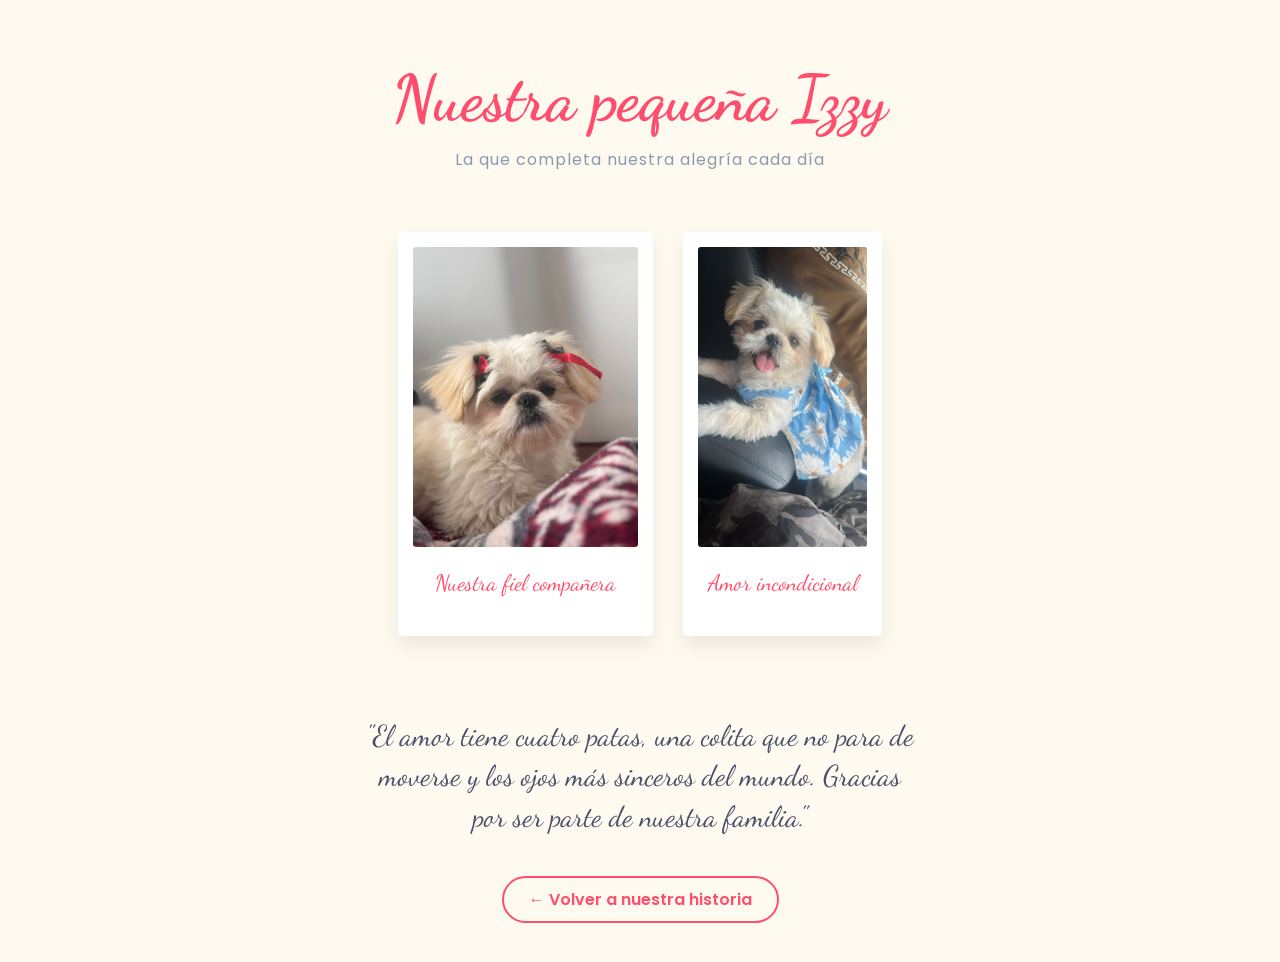
<file: izzy.html>
<!DOCTYPE html>
<html lang="es">
<head>
    <meta charset="UTF-8">
    <meta name="viewport" content="width=device-width, initial-scale=1.0">
    <title>El rincón de Izzy 🐾</title>
    <link rel="stylesheet" href="estilos.css">
    <link href="https://fonts.googleapis.com/css2?family=Dancing+Script:wght@600&family=Poppins:wght@300;400;600&display=swap" rel="stylesheet">
</head>
<body class="izzy-page">

    <div id="heart-container"></div> <header class="izzy-header">
        <h1 class="main-title">Nuestra pequeña Izzy</h1>
        <p class="izzy-subtitle">La que completa nuestra alegría cada día</p>
    </header>

    <main class="izzy-gallery">
        <div class="izzy-photos-container">
            <div class="photo-card visible">
                <img src="images/izzy1.jpg" alt="Izzy siendo linda">
                <p>Nuestra fiel compañera</p>
            </div>
            <div class="photo-card visible">
                <img src="images/izzy2.jpg" alt="Izzy con nosotros">
                <p>Amor incondicional</p>
            </div>
        </div>

        <div class="izzy-quote-box">
            <p class="izzy-phrase">
                "El amor tiene cuatro patas, una colita que no para de moverse y los ojos más sinceros del mundo. Gracias por ser parte de nuestra familia."
            </p>
        </div>

        <div class="back-container">
            <a href="index.html" class="back-btn">← Volver a nuestra historia</a>
        </div>
    </main>

    <script src="efectos.js"></script>
</body>
</html>
</file>
<file: estilos.css>
:root {
    --bg-color: #fff5f5;
    --accent: #ff4d6d;
    --text: #4a4e69;
}

* { margin: 0; padding: 0; box-sizing: border-box; scroll-behavior: smooth; }

body {
    background-color: var(--bg-color);
    font-family: 'Poppins', sans-serif;
    color: var(--text);
    overflow-x: hidden;
}

.main-title {
    font-family: 'Dancing Script', cursive;
    font-size: 4rem;
    color: var(--accent);
    margin-bottom: 10px;
}

.hero {
    height: 100vh;
    display: flex;
    flex-direction: column;
    justify-content: center;
    align-items: center;
    text-align: center;
    background: radial-gradient(circle, #ffffff 0%, #ffe3e3 100%);
}

/* Grilla de fotos */
.photo-grid {
    display: grid;
    grid-template-columns: repeat(auto-fit, minmax(300px, 1fr));
    gap: 40px;
    padding: 50px 10%;
    max-width: 1400px;
    margin: 0 auto;
}

/* Estilo de cada tarjeta de foto */
.photo-card {
    background: white;
    padding: 15px;
    padding-bottom: 40px; /* Espacio para el texto tipo Polaroid */
    box-shadow: 0 10px 20px rgba(0,0,0,0.08);
    border-radius: 5px;
    opacity: 0;
    transform: translateY(50px) rotate(2deg);
    transition: all 0.8s ease-out;
}

.photo-card.visible {
    opacity: 1;
    transform: translateY(0) rotate(0deg);
}

.photo-card img {
    width: 100%;
    height: 300px;
    object-fit: cover;
    border-radius: 3px;
    margin-bottom: 15px;
}

.photo-card p {
    font-family: 'Dancing Script', cursive;
    font-size: 1.4rem;
    text-align: center;
    color: var(--accent);
}

/* Contador */
.timer { display: flex; gap: 15px; margin: 20px 0; }
.timer-segment { background: white; padding: 10px; border-radius: 12px; min-width: 70px; box-shadow: 0 5px 15px rgba(0,0,0,0.05); }
.timer-segment span { font-size: 1.8rem; font-weight: bold; color: var(--accent); }

/* Corazones */
.heart { position: fixed; top: -20px; color: var(--accent); z-index: -1; animation: fall linear forwards; }
@keyframes fall { to { transform: translateY(110vh); } }

.video-container { text-align: center; padding: 100px 20px; }
.video-box video { width: 100%; max-width: 800px; border-radius: 20px; box-shadow: 0 20px 40px rgba(0,0,0,0.2); }
/* Estilos extra para el Header mejorado */
.date-highlight {
    margin: 20px 0;
    padding: 15px;
    border-top: 1px solid rgba(255, 77, 109, 0.3);
    border-bottom: 1px solid rgba(255, 77, 109, 0.3);
}

.start-date {
    font-size: 1.8rem;
    font-weight: 600;
    color: var(--accent);
    margin-bottom: 5px;
}

.date-phrase {
    font-style: italic;
    font-size: 1.1rem;
    color: #666;
}

/* Sección del Poema Estilo Carta */
.intro-poem-section {
    display: flex;
    justify-content: center;
    padding: 80px 20px;
    background: #fff; /* Un blanco puro para resaltar del fondo rosado */
}

.poem-container {
    max-width: 700px;
    text-align: center;
    position: relative;
    padding: 40px;
    border: 1px double #ff4d6d;
    background-color: #fffafb;
    box-shadow: 0 10px 30px rgba(0,0,0,0.05);
}

.poem-content p {
    font-family: 'Poppins', sans-serif;
    font-size: 1.2rem;
    line-height: 1.8;
    margin-bottom: 20px;
    color: #444;
}

.final-promise {
    font-family: 'Dancing Script', cursive !important;
    font-size: 2.2rem !important;
    color: var(--accent);
    margin-top: 30px;
}

.signature {
    display: block;
    margin-top: 20px;
    font-family: 'Poppins', sans-serif;
    font-weight: 600;
    letter-spacing: 2px;
    text-transform: uppercase;
    font-size: 0.9rem;
    color: #999;
}

/* Spotify Card más limpia */
.spotify-card {
    width: 100%;
    max-width: 500px;
    margin: 30px auto;
    filter: drop-shadow(0 10px 15px rgba(0,0,0,0.1));
}

/* Sección de Izzy */
.izzy-section {
    padding: 60px 20px;
    text-align: center;
    background: linear-gradient(to bottom, #fff5f5, #ffffff);
}

.izzy-intro {
    font-family: 'Poppins', sans-serif;
    font-size: 1.1rem;
    color: #888;
    margin-bottom: 25px;
    font-style: italic;
}

.izzy-btn {
    display: inline-flex;
    flex-direction: column;
    align-items: center;
    text-decoration: none;
    color: var(--accent); /* El rosa/rojo que estamos usando */
    transition: transform 0.3s ease, color 0.3s ease;
}

.paw-icon {
    background: white;
    padding: 20px;
    border-radius: 50%;
    box-shadow: 0 10px 25px rgba(255, 77, 109, 0.2);
    margin-bottom: 10px;
    transition: all 0.3s ease;
}

.izzy-btn:hover .paw-icon {
    transform: scale(1.1) rotate(-10deg);
    box-shadow: 0 15px 30px rgba(255, 77, 109, 0.4);
    background-color: #fff0f3;
}

.izzy-name {
    font-family: 'Dancing Script', cursive;
    font-size: 2rem;
    font-weight: bold;
}

/* Pequeña animación de rebote para llamar la atención */
@keyframes bouncePaw {
    0%, 100% { transform: translateY(0); }
    50% { transform: translateY(-10px); }
}

.izzy-btn {
    animation: bouncePaw 3s infinite ease-in-out;
}



/*** Estilos para Izzy HTML */
/* Estilos específicos para la página de Izzy */
.izzy-page {
    background-color: #fffaf0; /* Un color crema más cálido para Izzy */
}

.izzy-header {
    text-align: center;
    padding: 60px 20px 20px;
}

.izzy-subtitle {
    font-family: 'Poppins', sans-serif;
    color: #8d99ae;
    letter-spacing: 1px;
}

.izzy-photos-container {
    display: flex;
    justify-content: center;
    gap: 30px;
    flex-wrap: wrap;
    padding: 40px 20px;
}

.izzy-quote-box {
    max-width: 600px;
    margin: 40px auto;
    text-align: center;
    padding: 0 20px;
}

.izzy-phrase {
    font-family: 'Dancing Script', cursive;
    font-size: 1.8rem;
    color: #4a4e69;
    line-height: 1.4;
}

.back-container {
    text-align: center;
    margin: 50px 0;
}

.back-btn {
    text-decoration: none;
    color: var(--accent);
    font-weight: 600;
    border: 2px solid var(--accent);
    padding: 10px 25px;
    border-radius: 50px;
    transition: all 0.3s ease;
}

.back-btn:hover {
    background-color: var(--accent);
    color: white;
}

/* Responsivo para las fotos de Izzy */
@media (max-width: 600px) {
    .izzy-photos-container {
        flex-direction: column;
        align-items: center;
    }
}
</file>
